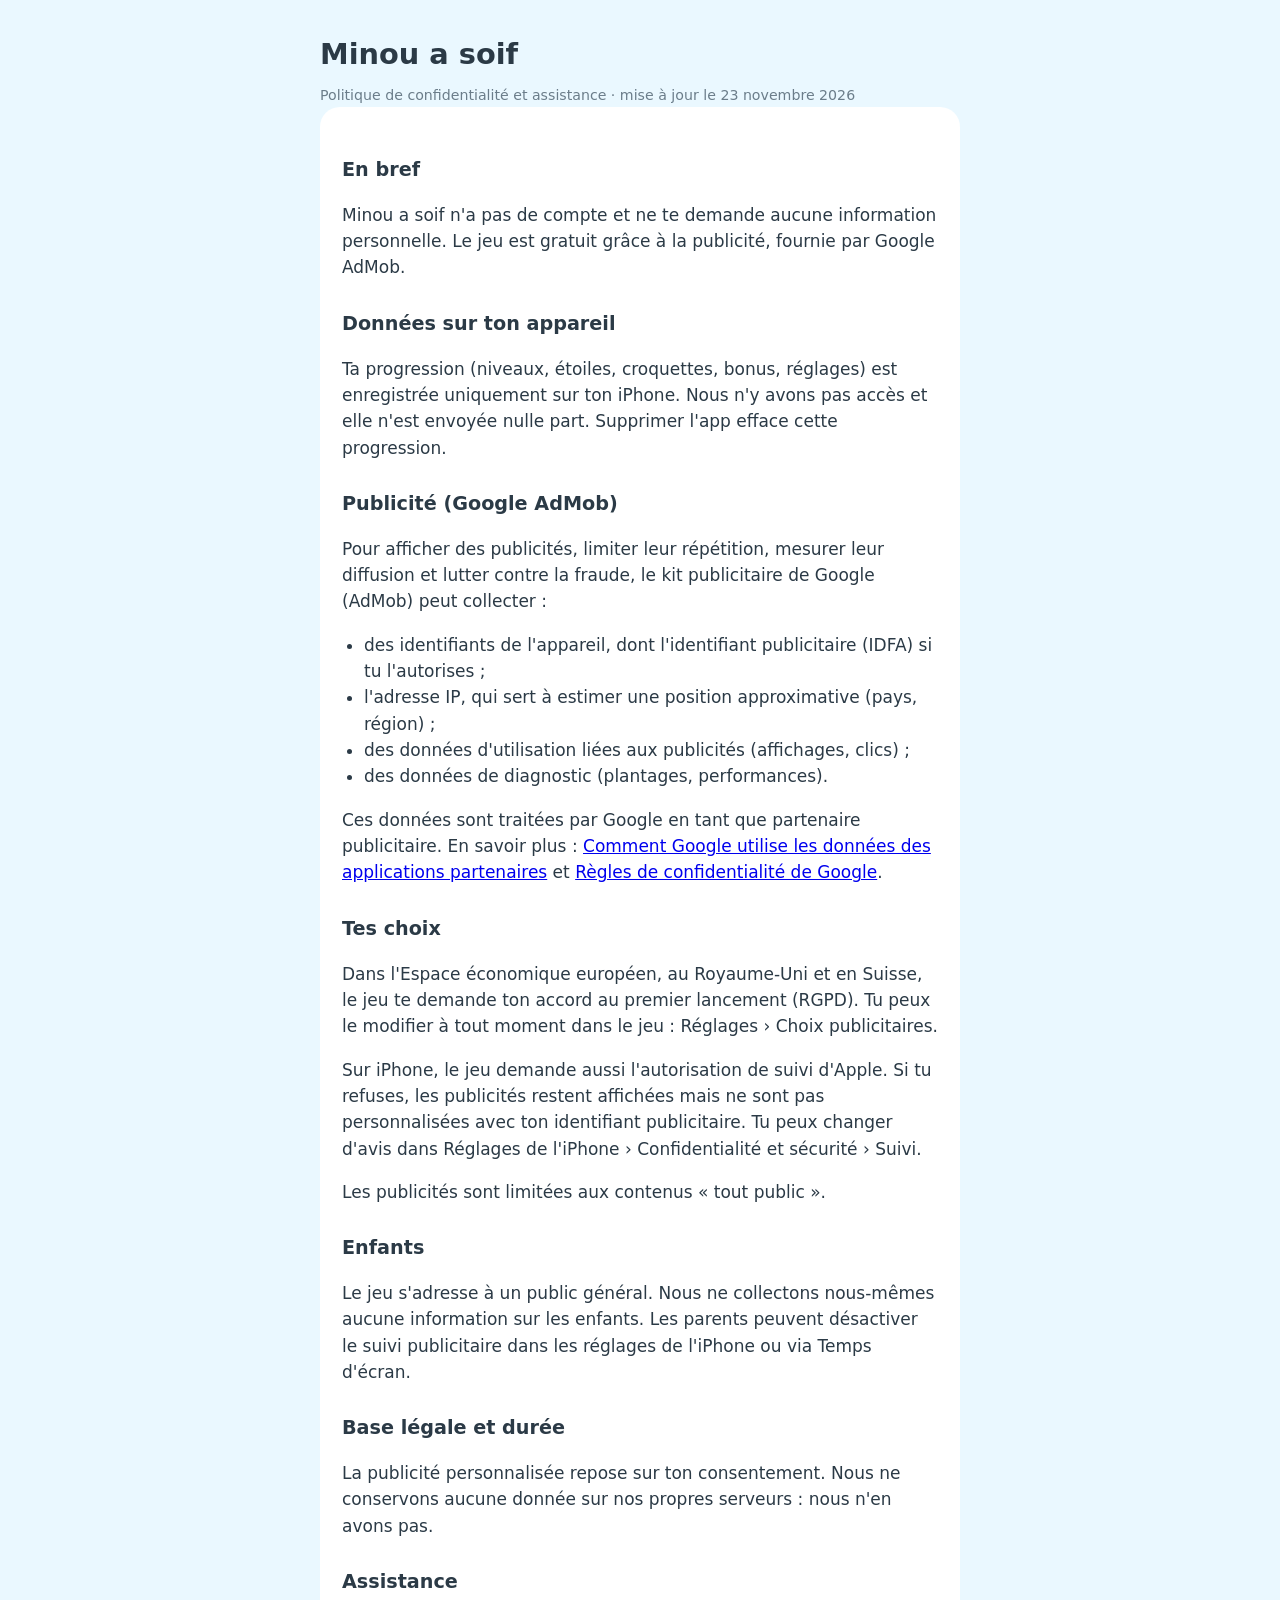
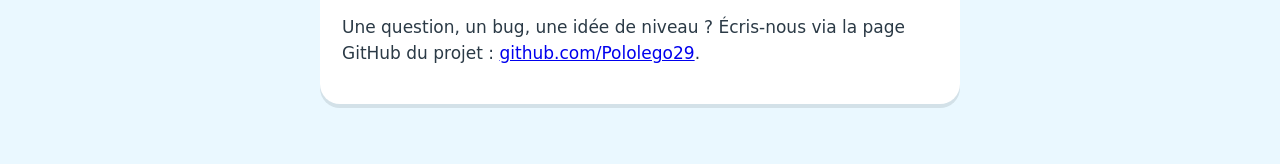
<file: index.html>
<!doctype html>
<html lang="fr">
<head>
<meta charset="utf-8">
<meta name="viewport" content="width=device-width, initial-scale=1">
<title>Minou a soif · Confidentialité et assistance</title>
<style>
body{margin:0;font:17px/1.55 -apple-system,system-ui,sans-serif;color:#2b3a46;background:#eaf8ff}
main{max-width:640px;margin:0 auto;padding:32px 20px 60px}
h1{font-size:1.8rem;margin:0 0 4px}h2{font-size:1.2rem;margin:28px 0 6px}
.card{background:#fff;border-radius:20px;padding:20px 22px;box-shadow:0 4px 0 rgba(43,58,70,.12)}
small{color:#6b7d8a}ul{padding-left:22px}
</style>
</head>
<body><main>
<h1>Minou a soif</h1><small>Politique de confidentialité et assistance · mise à jour le 23 novembre 2026</small>
<div class="card">
<h2>En bref</h2>
<p>Minou a soif n'a pas de compte et ne te demande aucune information personnelle. Le jeu est gratuit grâce à la publicité, fournie par Google AdMob.</p>
<h2>Données sur ton appareil</h2>
<p>Ta progression (niveaux, étoiles, croquettes, bonus, réglages) est enregistrée uniquement sur ton iPhone. Nous n'y avons pas accès et elle n'est envoyée nulle part. Supprimer l'app efface cette progression.</p>
<h2>Publicité (Google AdMob)</h2>
<p>Pour afficher des publicités, limiter leur répétition, mesurer leur diffusion et lutter contre la fraude, le kit publicitaire de Google (AdMob) peut collecter :</p>
<ul>
<li>des identifiants de l'appareil, dont l'identifiant publicitaire (IDFA) si tu l'autorises ;</li>
<li>l'adresse IP, qui sert à estimer une position approximative (pays, région) ;</li>
<li>des données d'utilisation liées aux publicités (affichages, clics) ;</li>
<li>des données de diagnostic (plantages, performances).</li>
</ul>
<p>Ces données sont traitées par Google en tant que partenaire publicitaire. En savoir plus : <a href="https://policies.google.com/technologies/partner-sites">Comment Google utilise les données des applications partenaires</a> et <a href="https://policies.google.com/privacy">Règles de confidentialité de Google</a>.</p>
<h2>Tes choix</h2>
<p>Dans l'Espace économique européen, au Royaume-Uni et en Suisse, le jeu te demande ton accord au premier lancement (RGPD). Tu peux le modifier à tout moment dans le jeu : Réglages › Choix publicitaires.</p>
<p>Sur iPhone, le jeu demande aussi l'autorisation de suivi d'Apple. Si tu refuses, les publicités restent affichées mais ne sont pas personnalisées avec ton identifiant publicitaire. Tu peux changer d'avis dans Réglages de l'iPhone › Confidentialité et sécurité › Suivi.</p>
<p>Les publicités sont limitées aux contenus « tout public ».</p>
<h2>Enfants</h2>
<p>Le jeu s'adresse à un public général. Nous ne collectons nous-mêmes aucune information sur les enfants. Les parents peuvent désactiver le suivi publicitaire dans les réglages de l'iPhone ou via Temps d'écran.</p>
<h2>Base légale et durée</h2>
<p>La publicité personnalisée repose sur ton consentement. Nous ne conservons aucune donnée sur nos propres serveurs : nous n'en avons pas.</p>
<h2>Assistance</h2>
<p>Une question, un bug, une idée de niveau ? Écris-nous via la page GitHub du projet : <a href="https://github.com/Pololego29">github.com/Pololego29</a>.</p>
</div>
</main></body>
</html>
</file>
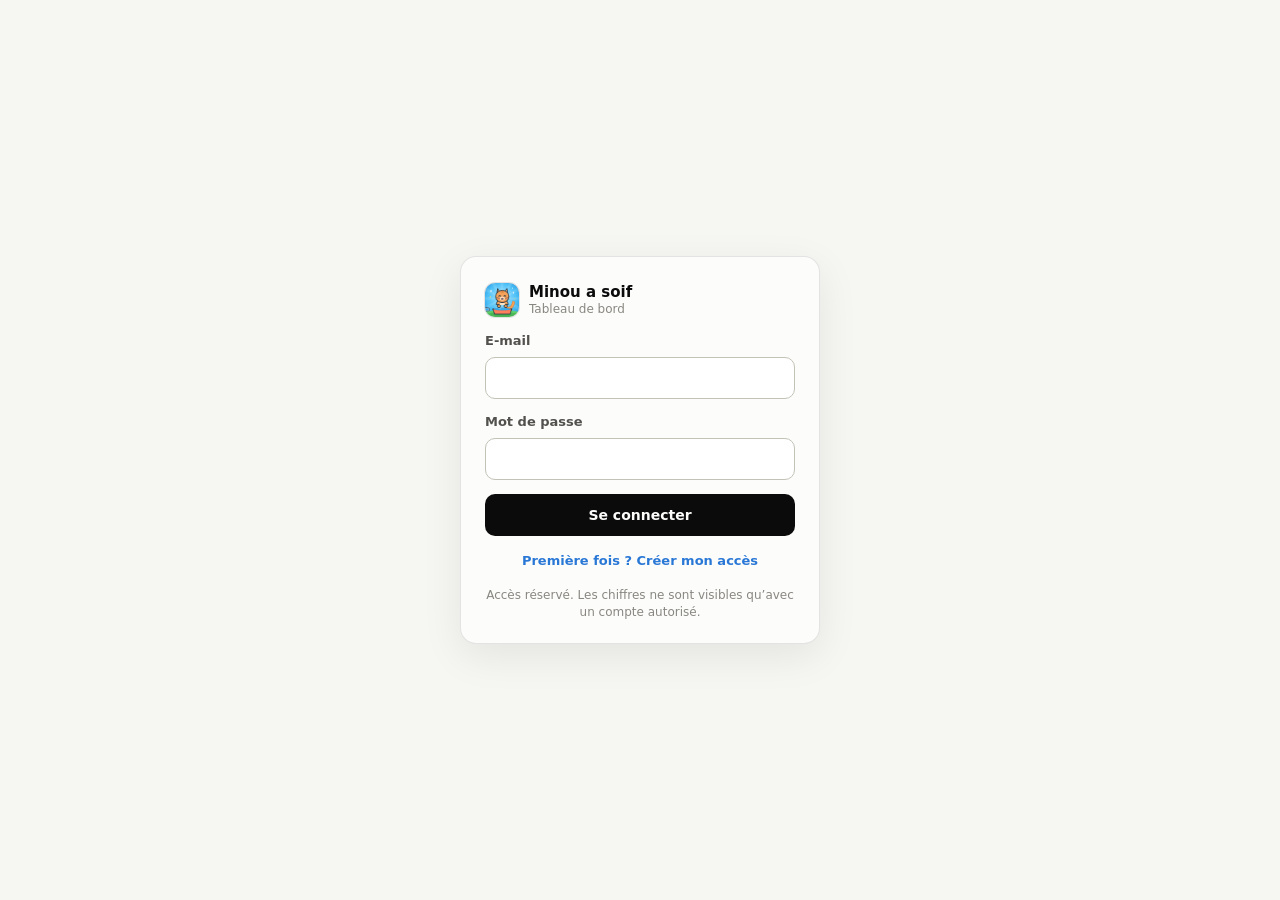
<file: dashboard/index.html>
<!doctype html>
<html lang="fr">
<head>
<meta charset="utf-8">
<meta name="viewport" content="width=device-width, initial-scale=1">
<meta name="robots" content="noindex, nofollow">
<title>Minou a soif · Tableau de bord</title>
<link rel="stylesheet" href="dashboard.css?v=2">
</head>
<body>
<!-- Connexion -->
<main id="login" class="login" hidden>
  <form class="login-card" id="loginForm" novalidate>
    <div class="brand"><span class="logo" aria-hidden="true"></span><div><b>Minou a soif</b><small>Tableau de bord</small></div></div>
    <label>E-mail<input type="email" name="email" autocomplete="username" required></label>
    <label>Mot de passe<input type="password" name="password" autocomplete="current-password" required></label>
    <p class="hint left" id="pwHint" hidden>8 caractères minimum. Utilise une adresse qui n’a pas déjà de compte dans le jeu.</p>
    <p class="err" id="loginErr" role="alert" hidden></p>
    <button class="primary" type="submit" id="loginBtn">Se connecter</button>
    <button class="linkish" type="button" id="loginMode">Première fois ? Créer mon accès</button>
    <p class="hint">Accès réservé. Les chiffres ne sont visibles qu’avec un compte autorisé.</p>
  </form>
</main>

<!-- Tableau de bord -->
<div id="app" hidden>
  <header class="top">
    <div class="brand"><span class="logo" aria-hidden="true"></span><div><b>Minou a soif</b><small id="stamp">Tableau de bord</small></div></div>
    <nav class="tabs" role="tablist" aria-label="Sections">
      <button role="tab" data-tab="overview" aria-selected="true">Vue d’ensemble</button>
      <button role="tab" data-tab="levels" aria-selected="false">Niveaux</button>
      <button role="tab" data-tab="players" aria-selected="false">Joueurs</button>
    </nav>
    <div class="tools">
      <div class="seg" role="group" aria-label="Période" id="period">
        <button data-d="7">7 j</button><button data-d="14">14 j</button><button data-d="30" class="on">30 j</button><button data-d="90">90 j</button>
      </div>
      <button class="ghost" id="refresh" title="Actualiser" aria-label="Actualiser"><svg viewBox="0 0 24 24" width="18" height="18" fill="none" stroke="currentColor" stroke-width="2" stroke-linecap="round" stroke-linejoin="round"><path d="M20 12a8 8 0 1 1-2.6-5.9"/><path d="M20 4v5h-5"/></svg></button>
      <button class="ghost" id="logout" title="Déconnexion" aria-label="Déconnexion"><svg viewBox="0 0 24 24" width="18" height="18" fill="none" stroke="currentColor" stroke-width="2" stroke-linecap="round" stroke-linejoin="round" aria-hidden="true"><path d="M9 21H5a2 2 0 0 1-2-2V5a2 2 0 0 1 2-2h4"/><path d="M16 17l5-5-5-5"/><path d="M21 12H9"/></svg><span>Déconnexion</span></button>
    </div>
  </header>
  <div class="demo-note" id="demoNote" hidden>Données de démonstration : des joueurs simulés, pour voir le tableau de bord avant l’arrivée des vrais.</div>
  <p class="err page-err" id="pageErr" role="alert" hidden></p>

  <section id="tab-overview" class="tab">
    <div class="kpis" id="kpis"></div>
    <div class="grid two">
      <article class="card"><header><h2>Joueurs par jour</h2><p>Joueurs actifs et nouveaux joueurs, chaque jour</p></header><div class="legend" id="lgPlayers"></div><div class="chart" id="chPlayers"></div></article>
      <article class="card"><header><h2>Parties par jour</h2><p>Niveaux lancés, gagnés et perdus</p></header><div class="legend" id="lgGames"></div><div class="chart" id="chGames"></div></article>
    </div>
    <div class="grid two">
      <article class="card"><header><h2>Entonnoir de progression</h2><p>Parmi les joueurs arrivés sur la période, combien atteignent chaque étape</p></header><div id="funnel" class="funnel"></div></article>
      <article class="card"><header><h2>Rétention</h2><p>Part des joueurs qui rejouent N jours après leur arrivée</p></header><div class="chart short" id="chRet"></div><div class="tablewrap small"><table id="cohorts"></table></div></article>
    </div>
    <div class="grid three">
      <article class="card"><header><h2>Bonus utilisés</h2><p>Avant le niveau ou pendant la partie</p></header><div class="legend" id="lgBoost"></div><div id="boosters" class="bars"></div></article>
      <article class="card"><header><h2>Croquettes dépensées</h2><p id="spendSub">Par type d’achat</p></header><div id="spend" class="bars"></div></article>
      <article class="card"><header><h2>Publicités vues</h2><p>Par emplacement</p></header><div id="ads" class="bars"></div></article>
    </div>
    <div class="grid three">
      <article class="card"><header><h2>Abandons de niveau</h2><p>Comment les parties non gagnées se terminent</p></header><div id="quits" class="bars"></div></article>
      <article class="card"><header><h2>Comptes</h2><p>Créations de compte par méthode</p></header><div id="accounts" class="bars"></div></article>
      <article class="card"><header><h2>Depuis le début</h2><p>Tous les chiffres cumulés</p></header><dl id="totals" class="facts"></dl></article>
    </div>
  </section>

  <section id="tab-levels" class="tab" hidden>
    <div class="grid one">
      <article class="card"><header><h2>Jusqu’où vont les joueurs</h2><p>Nombre de joueurs ayant gagné chaque niveau sur la période</p></header><div class="chart" id="chReach"></div></article>
      <article class="card"><header><h2>Taux de réussite par niveau</h2><p>Victoires divisées par parties lancées. Sous la ligne des 50 %, le niveau mérite un coup d’œil. Barres pâles : moins de 10 parties.</p></header><div class="chart" id="chWin"></div></article>
      <article class="card"><header class="row"><div><h2>Difficulté niveau par niveau</h2><p>Clique sur une colonne pour trier</p></div><label class="check"><input type="checkbox" id="onlyHard"> Seulement les niveaux à surveiller</label></header><div class="tablewrap"><table id="levels"></table></div></article>
    </div>
  </section>

  <section id="tab-players" class="tab" hidden>
    <div class="grid one">
      <article class="card"><header><h2>Joueurs</h2><p>Les derniers joueurs actifs. Clique sur une ligne pour voir tout son parcours.</p></header><div class="tablewrap"><table id="players"></table></div></article>
    </div>
  </section>
  <footer class="foot">Jours comptés à l’heure de Paris. Un « joueur » est une installation du jeu (identifiant aléatoire, aucun nom).</footer>
</div>

<aside id="drawer" class="drawer" hidden aria-label="Parcours du joueur">
  <header><div><h2 id="drTitle">Parcours</h2><p id="drSub"></p></div><button class="ghost" id="drClose" aria-label="Fermer">Fermer</button></header>
  <div id="drBody" class="journey"></div>
</aside>
<div id="tip" class="tip" hidden></div>

<script src="config.js?v=2"></script>
<script src="dashboard.js?v=2"></script>
</body>
</html>
</file>
<file: dashboard/dashboard.css>
/* Tableau de bord Minou a soif. Couleurs : palette validée pour les daltoniens, en clair et en sombre. */
:root {
  color-scheme: light;
  --page: #f6f6f3; --surface: #fcfcfb; --raised: #ffffff;
  --ink: #0b0b0b; --ink2: #52514e; --muted: #898781;
  --grid: #e1e0d9; --axis: #c3c2b7; --border: rgba(11, 11, 11, .10);
  --s1: #2a78d6; --s2: #eb6834; --s3: #1baf7a; --s4: #eda100;
  --seq: 42, 120, 214;
  --good: #0ca30c; --good-ink: #006300; --warn: #fab219; --serious: #ec835a; --crit: #d03b3b;
  --wash: rgba(42, 120, 214, .10); --hover: rgba(11, 11, 11, .045);
  --brand: #33a9f0;
}
@media (prefers-color-scheme: dark) {
  :root {
    color-scheme: dark;
    --page: #0d0d0d; --surface: #1a1a19; --raised: #222221;
    --ink: #f0efec; --ink2: #c3c2b7; --muted: #898781;
    --grid: #2c2c2a; --axis: #383835; --border: rgba(255, 255, 255, .10);
    --s1: #3987e5; --s2: #d95926; --s3: #199e70; --s4: #c98500;
    --seq: 57, 135, 229;
    --good-ink: #0ca30c;
    --wash: rgba(57, 135, 229, .14); --hover: rgba(255, 255, 255, .06);
  }
}
* { box-sizing: border-box; }
html { -webkit-text-size-adjust: 100%; }
body { margin: 0; background: var(--page); color: var(--ink); font: 14px/1.45 system-ui, -apple-system, "Segoe UI", sans-serif; }
[hidden] { display: none !important; }
button { font: inherit; color: inherit; cursor: pointer; }
h2 { margin: 0; font-size: 15px; font-weight: 650; letter-spacing: -.005em; }
p { margin: 0; }

.brand { display: flex; align-items: center; gap: 10px; }
.brand b { display: block; font-size: 15px; line-height: 1.2; }
.brand small { display: block; color: var(--muted); font-size: 12px; }
.logo { width: 34px; height: 34px; border-radius: 10px; background: var(--brand) url("icon.png") center / cover; box-shadow: 0 0 0 1px var(--border); flex: none; }

/* Connexion */
.login { min-height: 100vh; display: grid; place-items: center; padding: 20px; }
.login-card { width: min(100%, 360px); display: flex; flex-direction: column; gap: 14px; padding: 26px 24px 22px; background: var(--surface); border: 1px solid var(--border); border-radius: 16px; box-shadow: 0 12px 40px rgba(0, 0, 0, .08); }
.login-card label { display: flex; flex-direction: column; gap: 6px; font-size: 13px; font-weight: 600; color: var(--ink2); }
.login-card input { height: 42px; padding: 0 12px; border-radius: 10px; border: 1px solid var(--axis); background: var(--raised); color: var(--ink); font: inherit; font-size: 15px; outline: none; }
.login-card input:focus { border-color: var(--s1); box-shadow: 0 0 0 3px var(--wash); }
.primary { height: 42px; border: 0; border-radius: 10px; background: var(--ink); color: var(--surface); font-weight: 650; }
.primary:disabled { opacity: .5; }
.hint { color: var(--muted); font-size: 12px; text-align: center; }
.hint.left { text-align: left; margin-top: -6px; }
.linkish { border: 0; background: none; color: var(--s1); font: inherit; font-size: 13px; font-weight: 600; padding: 2px; cursor: pointer; }
.linkish:hover { text-decoration: underline; }
.err { color: var(--crit); font-size: 13px; font-weight: 600; }
.page-err { margin: 14px 24px 0; padding: 10px 14px; border: 1px solid var(--crit); border-radius: 10px; background: var(--surface); }
.denied .tab, .denied .tabs, .denied #period { display: none !important; }

/* En-tête */
.top { position: sticky; top: 0; z-index: 5; display: flex; align-items: center; gap: 20px; padding: 12px 24px; background: color-mix(in srgb, var(--page) 88%, transparent); backdrop-filter: blur(10px); border-bottom: 1px solid var(--border); }
.tabs { display: flex; gap: 4px; margin-right: auto; }
.tabs button { padding: 7px 12px; border: 0; border-radius: 8px; background: none; color: var(--ink2); font-weight: 600; }
.tabs button:hover { background: var(--hover); }
.tabs button[aria-selected="true"] { background: var(--ink); color: var(--surface); }
.tools { display: flex; align-items: center; gap: 8px; }
.seg { display: flex; padding: 3px; border-radius: 9px; background: var(--hover); }
.seg button { padding: 4px 10px; border: 0; border-radius: 7px; background: none; color: var(--ink2); font-weight: 600; font-size: 13px; }
.seg button.on { background: var(--raised); color: var(--ink); box-shadow: 0 0 0 1px var(--border), 0 1px 2px rgba(0, 0, 0, .06); }
.ghost { display: inline-flex; align-items: center; gap: 6px; height: 32px; padding: 0 10px; border: 1px solid var(--border); border-radius: 8px; background: var(--surface); color: var(--ink2); font-weight: 600; font-size: 13px; }
.ghost:hover { background: var(--hover); color: var(--ink); }
.ghost.spin svg { animation: spin .8s linear infinite; }
@keyframes spin { to { transform: rotate(360deg); } }
.demo-note { margin: 14px 24px 0; padding: 9px 14px; border-radius: 10px; background: var(--wash); color: var(--ink2); font-size: 13px; font-weight: 550; }

/* Mise en page */
.tab { padding: 18px 24px 8px; max-width: 1360px; margin: 0 auto; display: flex; flex-direction: column; gap: 16px; }
.grid { display: grid; gap: 16px; }
.grid.two { grid-template-columns: repeat(2, minmax(0, 1fr)); }
.grid.three { grid-template-columns: repeat(3, minmax(0, 1fr)); }
.grid.one { grid-template-columns: minmax(0, 1fr); }
.card { min-width: 0; padding: 16px 18px 18px; background: var(--surface); border: 1px solid var(--border); border-radius: 14px; }
.card > header { margin-bottom: 12px; }
.card > header p { color: var(--muted); font-size: 12.5px; margin-top: 2px; }
.card > header.row { display: flex; align-items: flex-end; justify-content: space-between; gap: 16px; flex-wrap: wrap; }
.check { display: inline-flex; align-items: center; gap: 7px; color: var(--ink2); font-size: 13px; font-weight: 550; }
.foot { max-width: 1360px; margin: 0 auto; padding: 10px 24px 40px; color: var(--muted); font-size: 12px; }

/* Chiffres clés */
.kpis { display: grid; grid-template-columns: repeat(5, minmax(0, 1fr)); gap: 12px; }
.kpi { min-width: 0; padding: 13px 15px 14px; background: var(--surface); border: 1px solid var(--border); border-radius: 14px; }
.kpi .l { color: var(--ink2); font-size: 12.5px; font-weight: 550; white-space: nowrap; overflow: hidden; text-overflow: ellipsis; }
.kpi .v { margin-top: 4px; font-size: 27px; font-weight: 650; letter-spacing: -.02em; line-height: 1.15; }
.kpi .v small { font-size: 14px; font-weight: 600; color: var(--muted); letter-spacing: 0; margin-left: 2px; }
.kpi .d { margin-top: 3px; font-size: 12px; color: var(--muted); white-space: nowrap; overflow: hidden; text-overflow: ellipsis; }
.kpi .d b { font-weight: 650; }
.kpi .d .up { color: var(--good-ink); } .kpi .d .down { color: var(--crit); }

/* Graphiques */
.chart { position: relative; height: 240px; }
.chart.short { height: 170px; margin-bottom: 14px; }
.chart svg { display: block; width: 100%; height: 100%; overflow: visible; }
.chart text { fill: var(--muted); font-size: 11px; font-variant-numeric: tabular-nums; }
.chart .gridl { stroke: var(--grid); stroke-width: 1; }
.chart .base { stroke: var(--axis); stroke-width: 1; }
.chart .ref { stroke: var(--muted); stroke-width: 1; }
.chart .cross { stroke: var(--axis); stroke-width: 1; }
.chart .ring { stroke: var(--surface); stroke-width: 2; }
.chart .band { fill: var(--hover); }
.chart .empty { position: absolute; inset: 0; display: grid; place-items: center; color: var(--muted); font-size: 13px; }
.legend { display: flex; flex-wrap: wrap; gap: 4px 16px; margin: -4px 0 8px; color: var(--ink2); font-size: 12.5px; }
.legend span { display: inline-flex; align-items: center; gap: 6px; }
.legend i { width: 10px; height: 10px; border-radius: 3px; flex: none; }
.legend i.line { height: 3px; width: 14px; border-radius: 2px; }

.tip { position: fixed; z-index: 30; pointer-events: none; min-width: 120px; max-width: 280px; padding: 8px 10px; border-radius: 10px; background: var(--raised); border: 1px solid var(--border); box-shadow: 0 8px 24px rgba(0, 0, 0, .14); font-size: 12.5px; color: var(--ink); }
.tip b.t { display: block; margin-bottom: 4px; font-weight: 650; }
.tip .r { display: flex; align-items: center; gap: 7px; justify-content: space-between; color: var(--ink2); }
.tip .r span { display: inline-flex; align-items: center; gap: 6px; }
.tip .r i { width: 8px; height: 8px; border-radius: 2px; flex: none; }
.tip .r b { color: var(--ink); font-weight: 650; font-variant-numeric: tabular-nums; }

/* Entonnoir et barres */
.funnel { display: flex; flex-direction: column; gap: 11px; }
.fstep { display: grid; grid-template-columns: minmax(120px, 190px) minmax(0, 1fr) 54px 54px; align-items: center; gap: 10px; font-size: 13px; }
.fstep .n { color: var(--ink2); white-space: nowrap; overflow: hidden; text-overflow: ellipsis; }
.fstep .track { height: 20px; }
.fstep .fill { height: 100%; min-width: 2px; border-radius: 0 4px 4px 0; background: var(--s1); }
.fstep .v { text-align: right; font-weight: 650; font-variant-numeric: tabular-nums; }
.fstep .p { text-align: right; color: var(--muted); font-variant-numeric: tabular-nums; }
.fhead { color: var(--muted); font-size: 11.5px; }
.fhead span:nth-child(n+3) { text-align: right; }

.bars { display: flex; flex-direction: column; gap: 10px; }
.bar { display: grid; grid-template-columns: minmax(0, 1fr) auto; gap: 3px 10px; font-size: 13px; }
.bar .n { color: var(--ink2); min-width: 0; overflow: hidden; text-overflow: ellipsis; white-space: nowrap; }
.bar .v { font-weight: 650; font-variant-numeric: tabular-nums; text-align: right; }
.bar .v small { color: var(--muted); font-weight: 500; margin-left: 4px; }
.bar .track { grid-column: 1 / -1; display: flex; gap: 2px; height: 8px; }
.bar .track i { height: 100%; min-width: 2px; background: var(--s1); border-radius: 0 4px 4px 0; }
.bar .track i + i { background: var(--s2); }
.bar .track i:not(:last-child) { border-radius: 0; }
.none { color: var(--muted); font-size: 13px; padding: 14px 0; }
.facts { margin: 0; display: grid; grid-template-columns: 1fr auto; gap: 9px 12px; font-size: 13px; }
.facts dt { color: var(--ink2); } .facts dd { margin: 0; font-weight: 650; text-align: right; font-variant-numeric: tabular-nums; }

/* Tableaux */
.tablewrap { overflow: auto; max-height: 640px; margin: 0 -18px -18px; border-top: 1px solid var(--border); border-radius: 0 0 14px 14px; }
.tablewrap.small { max-height: 250px; }
table { width: 100%; border-collapse: collapse; font-size: 13px; font-variant-numeric: tabular-nums; }
th, td { padding: 8px 12px; text-align: right; white-space: nowrap; border-bottom: 1px solid var(--grid); }
th:first-child, td:first-child { text-align: left; padding-left: 18px; }
th:last-child, td:last-child { padding-right: 18px; }
td.l, th.l { text-align: left; }
th { position: sticky; top: 0; z-index: 1; background: var(--surface); color: var(--muted); font-size: 11.5px; font-weight: 600; box-shadow: 0 1px 0 var(--grid); }
th[data-k] { cursor: pointer; user-select: none; }
th[data-k]:hover { color: var(--ink); }
th.sorted { color: var(--ink); }
tbody tr:last-child td { border-bottom: 0; }
tbody tr.click { cursor: pointer; }
tbody tr.click:hover td, tbody tr.sel td { background: var(--hover); }
td.heat { color: var(--ink); }
td .mini { display: inline-block; vertical-align: middle; width: 54px; height: 6px; margin-right: 8px; border-radius: 3px; background: var(--wash); overflow: hidden; }
td .mini i { display: block; height: 100%; background: var(--s1); border-radius: 3px; }
.tag { display: inline-flex; align-items: center; gap: 4px; padding: 1px 7px; border-radius: 999px; border: 1px solid var(--border); font-size: 11.5px; font-weight: 600; color: var(--ink2); margin-left: 6px; }
.tag::before { content: ''; width: 7px; height: 7px; border-radius: 50%; background: var(--muted); }
.tag.hard::before { background: var(--crit); } .tag.watch::before { background: var(--warn); } .tag.easy::before { background: var(--good); } .tag.boss::before { background: var(--s1); border-radius: 2px; }
.dim { color: var(--muted); }
.mono { font-family: ui-monospace, SFMono-Regular, Menlo, monospace; font-size: 12px; }

/* Parcours d'un joueur */
.drawer { position: fixed; top: 0; right: 0; bottom: 0; z-index: 20; width: min(440px, 100vw); display: flex; flex-direction: column; background: var(--surface); border-left: 1px solid var(--border); box-shadow: -16px 0 40px rgba(0, 0, 0, .16); animation: slide .22s ease-out; }
@keyframes slide { from { transform: translateX(30px); opacity: 0; } }
.drawer > header { display: flex; align-items: flex-start; justify-content: space-between; gap: 12px; padding: 16px 18px 14px; border-bottom: 1px solid var(--border); }
.drawer > header p { color: var(--muted); font-size: 12.5px; margin-top: 2px; }
.journey { overflow: auto; padding: 4px 18px 30px; }
.journey h3 { position: sticky; top: 0; margin: 0 -18px; padding: 12px 18px 6px; background: var(--surface); font-size: 12px; font-weight: 650; color: var(--muted); text-transform: uppercase; letter-spacing: .05em; }
.ev { display: grid; grid-template-columns: 46px 14px minmax(0, 1fr); gap: 8px; padding: 5px 0; font-size: 13px; align-items: baseline; }
.ev time { color: var(--muted); font-variant-numeric: tabular-nums; font-size: 12px; }
.ev i { width: 9px; height: 9px; border-radius: 50%; background: var(--axis); align-self: center; justify-self: center; }
.ev.win i { background: var(--good); } .ev.lose i { background: var(--crit); } .ev.quit i { background: var(--serious); } .ev.start i { background: var(--s1); }
.ev.money i { background: var(--warn); border-radius: 2px; } .ev.acct i { background: var(--s3); border-radius: 2px; } .ev.open i { background: var(--ink2); }
.ev small { color: var(--muted); }
.ev.gap { display: block; padding: 6px 0 6px 68px; color: var(--muted); font-size: 12px; }

@media (max-width: 1100px) {
  .kpis { grid-template-columns: repeat(3, minmax(0, 1fr)); }
  .grid.two, .grid.three { grid-template-columns: minmax(0, 1fr); }
}
@media (max-width: 760px) {
  .top { flex-wrap: wrap; gap: 10px; padding: 10px 16px; }
  .tabs { order: 3; width: 100%; margin: 0; }
  .tabs button { flex: 1; padding: 7px 4px; }
  .tools { margin-left: auto; }
  #logout span { display: none; }
  .tab { padding: 14px 16px 8px; }
  .kpis { grid-template-columns: repeat(2, minmax(0, 1fr)); gap: 10px; }
  .kpi .v { font-size: 23px; }
  .demo-note, .page-err { margin: 12px 16px 0; }
  .foot { padding: 10px 16px 30px; }
  .fstep { grid-template-columns: minmax(96px, 130px) minmax(0, 1fr) 44px 44px; gap: 8px; font-size: 12.5px; }
}
</file>
